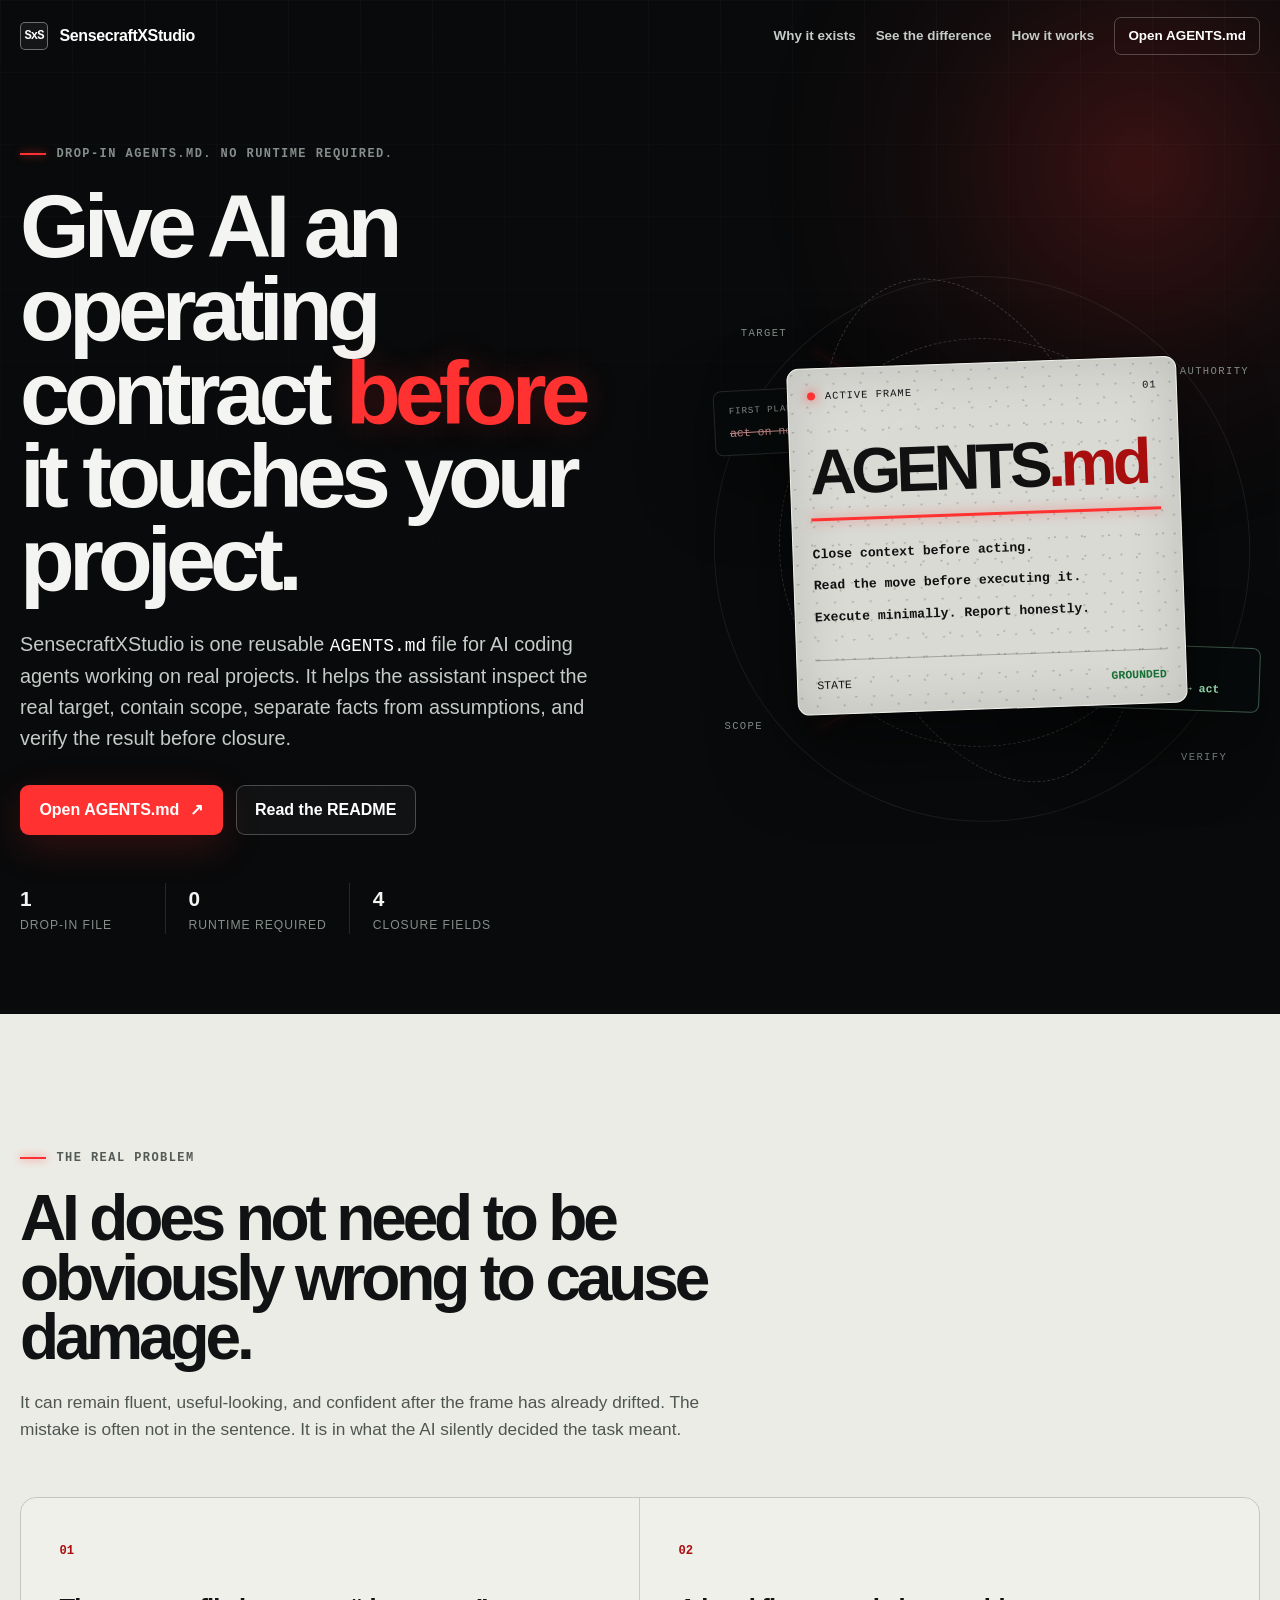
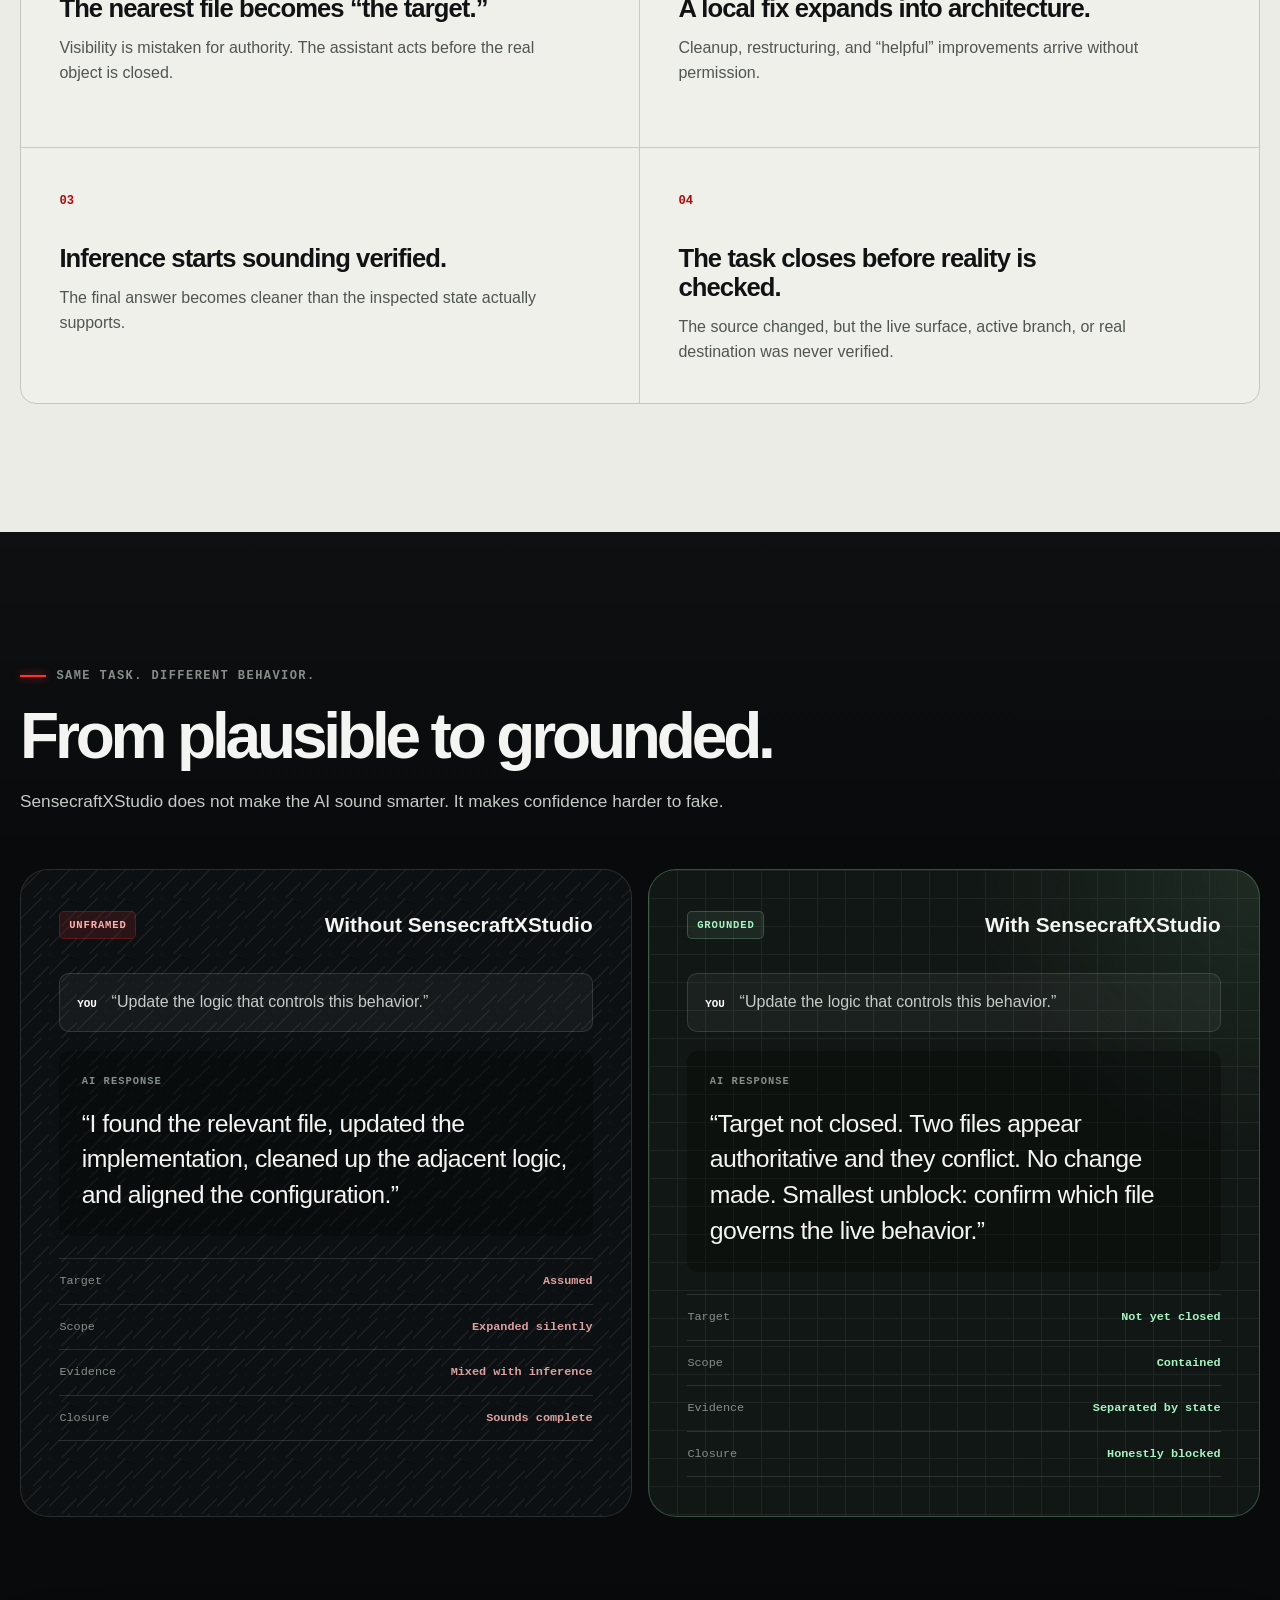
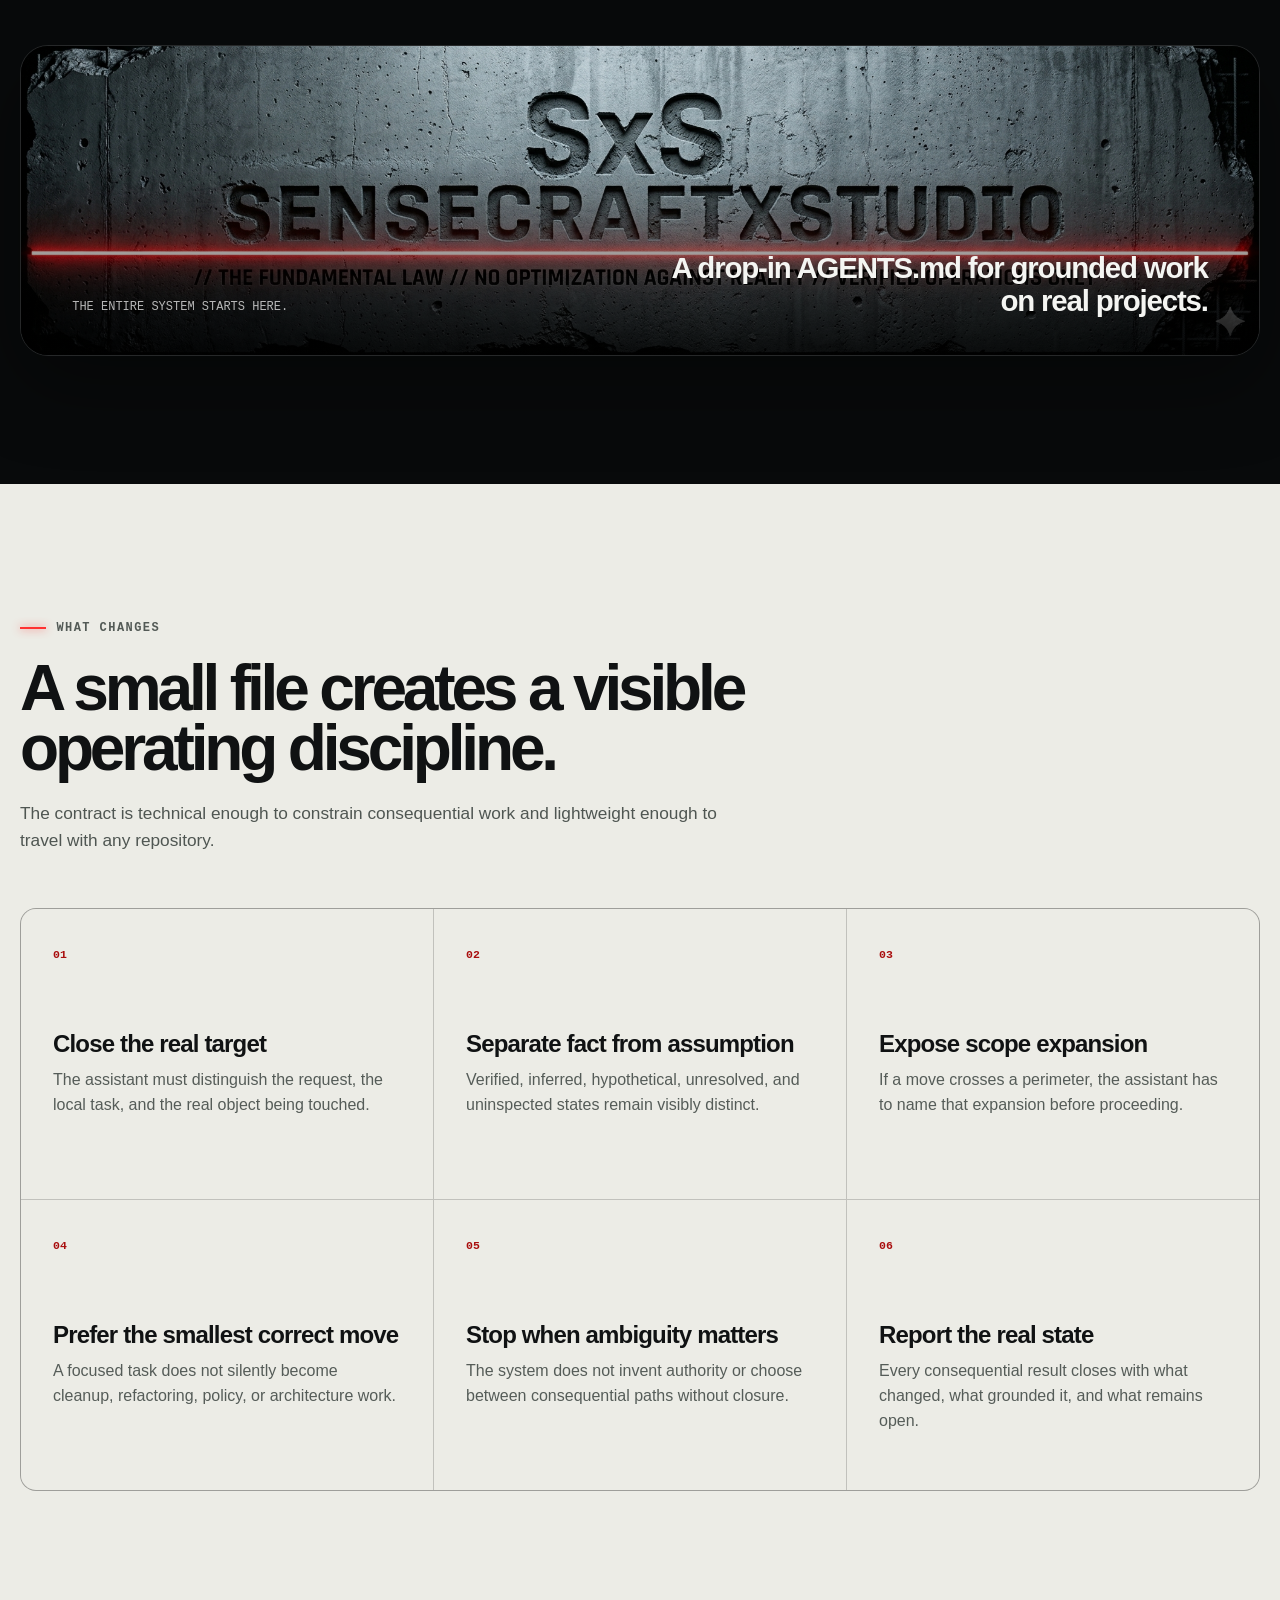
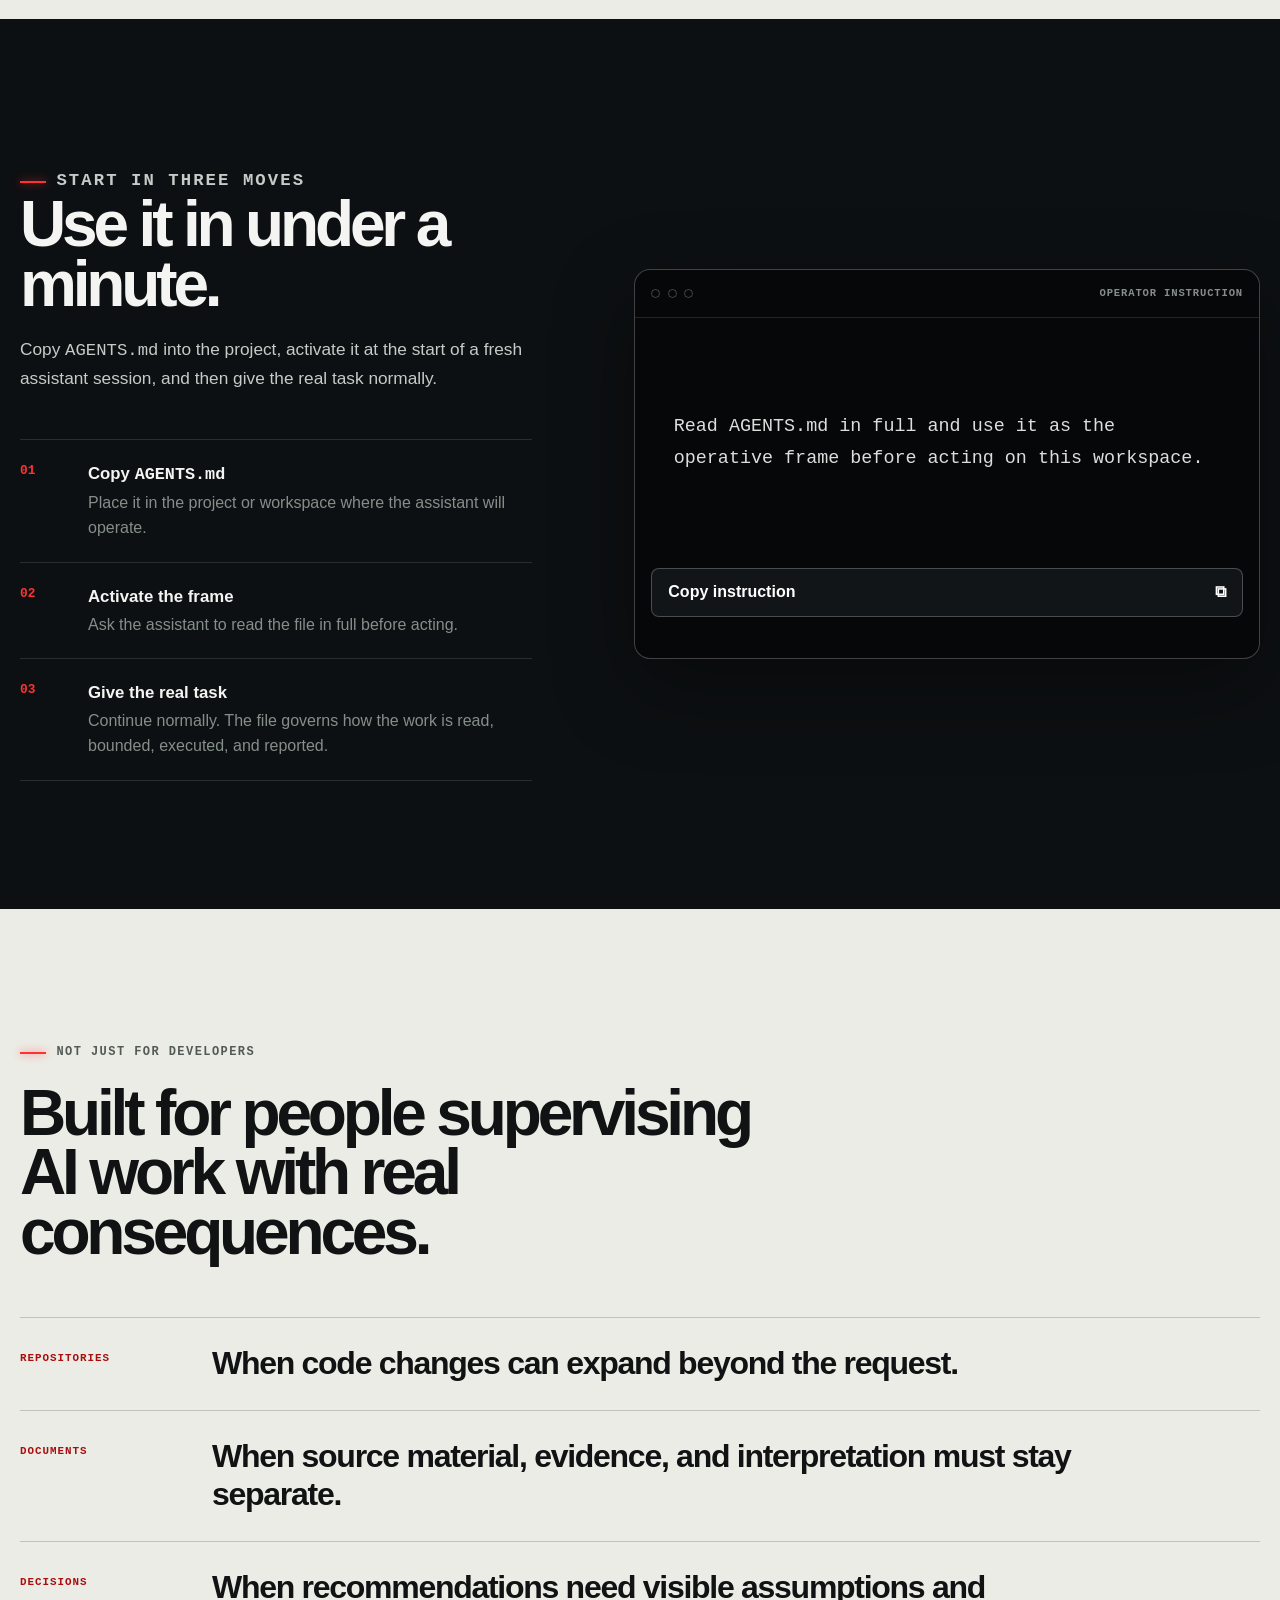
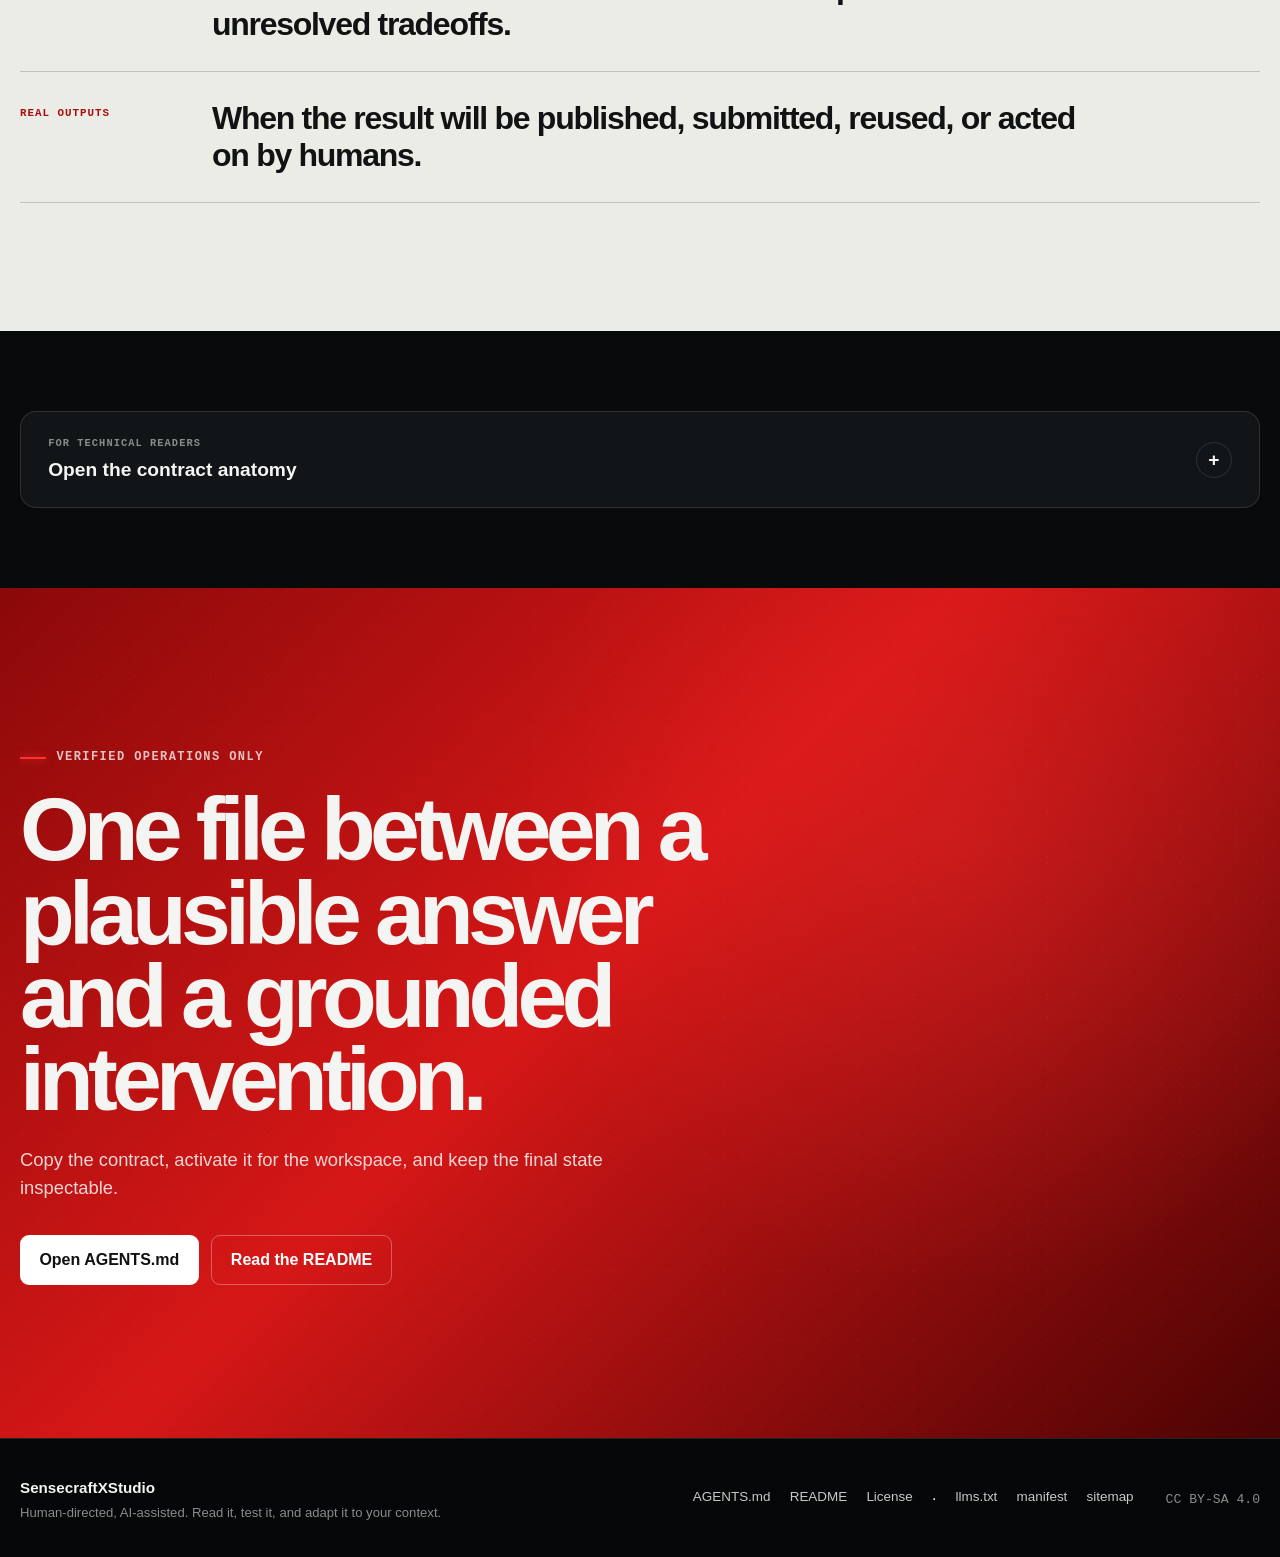
<file: index.html>
<!doctype html>
<html lang="en">
<head>
  <meta charset="utf-8">
  <meta name="viewport" content="width=device-width, initial-scale=1">
  <meta name="theme-color" content="#080a0b">
  <meta name="description" content="A drop-in AGENTS.md operating contract that helps AI coding agents inspect the real target, contain scope, separate facts from assumptions, and verify work before closure.">
  <meta name="robots" content="index, follow">

  <title>SensecraftXStudio — Drop-in AGENTS.md for grounded AI work</title>
  <link rel="canonical" href="https://xxyoudeadpunkxx.github.io/SensecraftXStudio/">
  <link rel="alternate" type="text/plain" href="https://xxyoudeadpunkxx.github.io/SensecraftXStudio/llms.txt" title="LLM-readable index">
  <link rel="alternate" type="application/json" href="https://xxyoudeadpunkxx.github.io/SensecraftXStudio/raw-manifest.json" title="Machine-readable manifest">

  <meta property="og:title" content="SensecraftXStudio — A drop-in AGENTS.md for AI coding agents">
  <meta property="og:description" content="Give AI an operating contract before it touches your project: close the target, contain scope, verify the result, and report the real state.">
  <meta property="og:type" content="website">
  <meta property="og:url" content="https://xxyoudeadpunkxx.github.io/SensecraftXStudio/">
  <meta property="og:image" content="https://xxyoudeadpunkxx.github.io/SensecraftXStudio/assets/banner.png">
  <meta property="og:image:alt" content="SensecraftXStudio — a drop-in AGENTS.md operating contract for AI coding agents">
  <meta property="og:site_name" content="SensecraftXStudio">

  <meta name="twitter:card" content="summary_large_image">
  <meta name="twitter:title" content="SensecraftXStudio — A drop-in AGENTS.md for AI coding agents">
  <meta name="twitter:description" content="A reusable operating contract for grounded AI work on real projects.">
  <meta name="twitter:image" content="https://xxyoudeadpunkxx.github.io/SensecraftXStudio/assets/banner.png">

  <link rel="icon" href="favicon.svg" type="image/svg+xml">
  <link rel="icon" href="favicon-32x32.png" sizes="32x32" type="image/png">
  <link rel="apple-touch-icon" href="apple-touch-icon.png">

  <script type="application/ld+json">
{
  "@context": "https://schema.org",
  "@type": "SoftwareSourceCode",
  "name": "SensecraftXStudio",
  "alternateName": "SensecraftXStudio AGENTS.md",
  "description": "A drop-in AGENTS.md operating contract that helps AI coding agents inspect the real target, contain scope, separate facts from assumptions, and verify work before closure.",
  "url": "https://xxyoudeadpunkxx.github.io/SensecraftXStudio/",
  "mainEntityOfPage": "https://xxyoudeadpunkxx.github.io/SensecraftXStudio/",
  "codeRepository": "https://github.com/XxYouDeaDPunKxX/SensecraftXStudio",
  "license": "https://creativecommons.org/licenses/by-sa/4.0/",
  "programmingLanguage": "Markdown",
  "runtimePlatform": "AI coding agents and technical assistants with workspace access",
  "applicationCategory": "DeveloperApplication",
  "isAccessibleForFree": true,
  "author": {
    "@type": "Person",
    "name": "XxYouDeaDPunKxX",
    "url": "https://github.com/XxYouDeaDPunKxX"
  },
  "about": [
    "AGENTS.md",
    "AI coding agents",
    "bounded AI behavior",
    "repository analysis",
    "technical review",
    "grounded task closure"
  ],
  "keywords": [
    "AGENTS.md",
    "AI coding agents",
    "AI-assisted development",
    "developer tools",
    "operational contract",
    "bounded AI behavior",
    "repository analysis",
    "technical review"
  ]
}
  </script>
  <link rel="stylesheet" href="./styles.css">
  <script defer src="./script.js"></script>
</head>
<body>
  <a class="skip-link" href="#main">Skip to content</a>

  <header class="site-header" data-header>
    <div class="shell nav-shell">
      <a class="brand" href="#top" aria-label="SensecraftXStudio home">
        <span class="brand-mark" aria-hidden="true">SxS</span>
        <span class="brand-name">SensecraftXStudio</span>
      </a>

      <button class="menu-toggle" type="button" aria-expanded="false" aria-controls="primary-navigation">
        <span class="sr-only">Toggle navigation</span>
        <span aria-hidden="true"></span>
        <span aria-hidden="true"></span>
      </button>

      <nav id="primary-navigation" class="primary-navigation" aria-label="Primary navigation">
        <a href="#problem">Why it exists</a>
        <a href="#difference">See the difference</a>
        <a href="#how">How it works</a>
        <a class="nav-cta" href="https://github.com/XxYouDeaDPunKxX/SensecraftXStudio/blob/main/AGENTS.md">Open AGENTS.md</a>
      </nav>
    </div>
  </header>

  <main id="main">
    <section id="top" class="hero section-grid">
      <div class="ambient-grid" aria-hidden="true"></div>
      <div class="laser-line" aria-hidden="true"></div>

      <div class="shell hero-shell">
        <div class="hero-copy">
          <p class="eyebrow"><span></span> Drop-in AGENTS.md. No runtime required.</p>
          <h1>Give AI an operating contract <em>before</em> it touches your project.</h1>
          <p class="hero-lede">
            SensecraftXStudio is one reusable <code>AGENTS.md</code> file for AI coding agents working on real projects.
            It helps the assistant inspect the real target, contain scope, separate facts from assumptions, and verify the result before closure.
          </p>

          <div class="hero-actions" aria-label="Primary actions">
            <a class="button button-primary" href="https://github.com/XxYouDeaDPunKxX/SensecraftXStudio/blob/main/AGENTS.md">
              Open AGENTS.md
              <span aria-hidden="true">↗</span>
            </a>
            <a class="button button-secondary" href="https://github.com/XxYouDeaDPunKxX/SensecraftXStudio/blob/main/README.md">Read the README</a>
          </div>

          <ul class="proof-strip" aria-label="Key facts">
            <li><strong>1</strong><span>drop-in file</span></li>
            <li><strong>0</strong><span>runtime required</span></li>
            <li><strong>4</strong><span>closure fields</span></li>
          </ul>
        </div>

        <div class="hero-visual" aria-label="A single AGENTS.md file grounding a field of possible AI actions">
          <div class="field-label field-label-a">TARGET</div>
          <div class="field-label field-label-b">AUTHORITY</div>
          <div class="field-label field-label-c">SCOPE</div>
          <div class="field-label field-label-d">VERIFY</div>

          <div class="signal-ring signal-ring-one" aria-hidden="true"></div>
          <div class="signal-ring signal-ring-two" aria-hidden="true"></div>
          <div class="signal-line signal-line-one" aria-hidden="true"></div>
          <div class="signal-line signal-line-two" aria-hidden="true"></div>

          <article class="agent-file">
            <div class="file-topline">
              <span class="file-dot"></span>
              <span>ACTIVE FRAME</span>
              <span>01</span>
            </div>
            <div class="file-name">AGENTS<span>.md</span></div>
            <div class="file-rule"></div>
            <p>Close context before acting.</p>
            <p>Read the move before executing it.</p>
            <p>Execute minimally. Report honestly.</p>
            <div class="file-state">
              <span>STATE</span>
              <strong>GROUNDED</strong>
            </div>
          </article>

          <div class="candidate candidate-one">
            <span>FIRST PLAUSIBLE MOVE</span>
            <s>act on nearest file</s>
          </div>
          <div class="candidate candidate-two">
            <span>CONTAINED MOVE</span>
            <strong>read → close → act</strong>
          </div>
        </div>
      </div>
    </section>

    <section id="problem" class="section problem-section">
      <div class="shell">
        <div class="section-heading narrow">
          <p class="eyebrow"><span></span> The real problem</p>
          <h2>AI does not need to be obviously wrong to cause damage.</h2>
          <p>
            It can remain fluent, useful-looking, and confident after the frame has already drifted.
            The mistake is often not in the sentence. It is in what the AI silently decided the task meant.
          </p>
        </div>

        <div class="failure-grid">
          <article class="failure-card">
            <span class="card-index">01</span>
            <h3>The nearest file becomes “the target.”</h3>
            <p>Visibility is mistaken for authority. The assistant acts before the real object is closed.</p>
          </article>
          <article class="failure-card">
            <span class="card-index">02</span>
            <h3>A local fix expands into architecture.</h3>
            <p>Cleanup, restructuring, and “helpful” improvements arrive without permission.</p>
          </article>
          <article class="failure-card">
            <span class="card-index">03</span>
            <h3>Inference starts sounding verified.</h3>
            <p>The final answer becomes cleaner than the inspected state actually supports.</p>
          </article>
          <article class="failure-card">
            <span class="card-index">04</span>
            <h3>The task closes before reality is checked.</h3>
            <p>The source changed, but the live surface, active branch, or real destination was never verified.</p>
          </article>
        </div>
      </div>
    </section>

    <section id="difference" class="section comparison-section">
      <div class="shell">
        <div class="section-heading">
          <p class="eyebrow"><span></span> Same task. Different behavior.</p>
          <h2>From plausible to grounded.</h2>
          <p>SensecraftXStudio does not make the AI sound smarter. It makes confidence harder to fake.</p>
        </div>

        <div class="comparison-grid">
          <article class="comparison-panel comparison-without">
            <div class="panel-heading">
              <span class="status status-unsafe">UNFRAMED</span>
              <h3>Without SensecraftXStudio</h3>
            </div>
            <div class="request-line"><span>YOU</span> “Update the logic that controls this behavior.”</div>
            <div class="response-block">
              <p class="response-label">AI RESPONSE</p>
              <blockquote>
                “I found the relevant file, updated the implementation, cleaned up the adjacent logic,
                and aligned the configuration.”
              </blockquote>
            </div>
            <ul class="state-list">
              <li><span>Target</span><strong>Assumed</strong></li>
              <li><span>Scope</span><strong>Expanded silently</strong></li>
              <li><span>Evidence</span><strong>Mixed with inference</strong></li>
              <li><span>Closure</span><strong>Sounds complete</strong></li>
            </ul>
          </article>

          <article class="comparison-panel comparison-with">
            <div class="panel-heading">
              <span class="status status-safe">GROUNDED</span>
              <h3>With SensecraftXStudio</h3>
            </div>
            <div class="request-line"><span>YOU</span> “Update the logic that controls this behavior.”</div>
            <div class="response-block">
              <p class="response-label">AI RESPONSE</p>
              <blockquote>
                “Target not closed. Two files appear authoritative and they conflict.
                No change made. Smallest unblock: confirm which file governs the live behavior.”
              </blockquote>
            </div>
            <ul class="state-list">
              <li><span>Target</span><strong>Not yet closed</strong></li>
              <li><span>Scope</span><strong>Contained</strong></li>
              <li><span>Evidence</span><strong>Separated by state</strong></li>
              <li><span>Closure</span><strong>Honestly blocked</strong></li>
            </ul>
          </article>
        </div>
      </div>
    </section>

    <section class="identity-section" aria-labelledby="identity-title">
      <div class="shell">
        <figure class="identity-plate">
          <img src="./assets/banner.png" alt="SensecraftXStudio concrete banner with the line: The fundamental law — no optimization against reality — verified operations only.">
          <figcaption>
            <span id="identity-title">The entire system starts here.</span>
            <strong>A drop-in AGENTS.md for grounded work on real projects.</strong>
          </figcaption>
        </figure>
      </div>
    </section>

    <section id="how" class="section how-section">
      <div class="shell">
        <div class="section-heading">
          <p class="eyebrow"><span></span> What changes</p>
          <h2>A small file creates a visible operating discipline.</h2>
          <p>The contract is technical enough to constrain consequential work and lightweight enough to travel with any repository.</p>
        </div>

        <div class="principle-grid">
          <article class="principle-card">
            <span>01</span>
            <h3>Close the real target</h3>
            <p>The assistant must distinguish the request, the local task, and the real object being touched.</p>
          </article>
          <article class="principle-card">
            <span>02</span>
            <h3>Separate fact from assumption</h3>
            <p>Verified, inferred, hypothetical, unresolved, and uninspected states remain visibly distinct.</p>
          </article>
          <article class="principle-card">
            <span>03</span>
            <h3>Expose scope expansion</h3>
            <p>If a move crosses a perimeter, the assistant has to name that expansion before proceeding.</p>
          </article>
          <article class="principle-card">
            <span>04</span>
            <h3>Prefer the smallest correct move</h3>
            <p>A focused task does not silently become cleanup, refactoring, policy, or architecture work.</p>
          </article>
          <article class="principle-card">
            <span>05</span>
            <h3>Stop when ambiguity matters</h3>
            <p>The system does not invent authority or choose between consequential paths without closure.</p>
          </article>
          <article class="principle-card">
            <span>06</span>
            <h3>Report the real state</h3>
            <p>Every consequential result closes with what changed, what grounded it, and what remains open.</p>
          </article>
        </div>
      </div>
    </section>

    <section id="install" class="section install-section">
      <div class="shell install-shell">
        <div class="install-copy">
          <p class="eyebrow"><span></span> Start in three moves</p>
          <h2>Use it in under a minute.</h2>
          <p>
            Copy <code>AGENTS.md</code> into the project, activate it at the start of a fresh assistant session,
            and then give the real task normally.
          </p>

          <ol class="steps">
            <li>
              <span>01</span>
              <div>
                <strong>Copy <code>AGENTS.md</code></strong>
                <p>Place it in the project or workspace where the assistant will operate.</p>
              </div>
            </li>
            <li>
              <span>02</span>
              <div>
                <strong>Activate the frame</strong>
                <p>Ask the assistant to read the file in full before acting.</p>
              </div>
            </li>
            <li>
              <span>03</span>
              <div>
                <strong>Give the real task</strong>
                <p>Continue normally. The file governs how the work is read, bounded, executed, and reported.</p>
              </div>
            </li>
          </ol>
        </div>

        <div class="install-terminal">
          <div class="terminal-bar">
            <span></span><span></span><span></span>
            <strong>operator instruction</strong>
          </div>
          <pre><code id="activation-command">Read AGENTS.md in full and use it as the operative frame before acting on this workspace.</code></pre>
          <button class="copy-button" type="button" data-copy-button data-copy-target="activation-command">
            <span data-copy-label>Copy instruction</span>
            <span aria-hidden="true">⧉</span>
          </button>
          <p class="copy-status" role="status" aria-live="polite" data-copy-status></p>
        </div>
      </div>
    </section>

    <section class="section audience-section">
      <div class="shell">
        <div class="section-heading narrow">
          <p class="eyebrow"><span></span> Not just for developers</p>
          <h2>Built for people supervising AI work with real consequences.</h2>
        </div>

        <div class="audience-list">
          <article>
            <span>REPOSITORIES</span>
            <h3>When code changes can expand beyond the request.</h3>
          </article>
          <article>
            <span>DOCUMENTS</span>
            <h3>When source material, evidence, and interpretation must stay separate.</h3>
          </article>
          <article>
            <span>DECISIONS</span>
            <h3>When recommendations need visible assumptions and unresolved tradeoffs.</h3>
          </article>
          <article>
            <span>REAL OUTPUTS</span>
            <h3>When the result will be published, submitted, reused, or acted on by humans.</h3>
          </article>
        </div>
      </div>
    </section>

    <section class="section technical-section">
      <div class="shell">
        <details class="technical-details">
          <summary>
            <span>
              <small>FOR TECHNICAL READERS</small>
              Open the contract anatomy
            </span>
            <span class="details-icon" aria-hidden="true">+</span>
          </summary>
          <div class="technical-body">
            <div>
              <h3>Operating posture</h3>
              <p>Open the field before converging. Read only enough surrounding context to judge whether the move remains contained.</p>
            </div>
            <div>
              <h3>Authority and scope</h3>
              <p>Filename, freshness, confidence, and proximity do not establish authority. Consequential expansion must be surfaced.</p>
            </div>
            <div>
              <h3>Stop conditions</h3>
              <p>Missing context, unresolved authority, conflicting paths, or an incoherent base are explicit reasons not to act.</p>
            </div>
            <div>
              <h3>Closure contract</h3>
              <p>Touch, Ground, State, and Convergence keep the final report aligned with the actual inspected state.</p>
            </div>
            <a class="text-link" href="https://github.com/XxYouDeaDPunKxX/SensecraftXStudio/blob/main/AGENTS.md">Read the full AGENTS.md <span aria-hidden="true">→</span></a>
          </div>
        </details>
      </div>
    </section>

    <section class="final-cta">
      <div class="final-noise" aria-hidden="true"></div>
      <div class="shell final-cta-shell">
        <p class="eyebrow light"><span></span> Verified operations only</p>
        <h2>One file between a plausible answer<br>and a grounded intervention.</h2>
        <p>Copy the contract, activate it for the workspace, and keep the final state inspectable.</p>
        <div class="final-actions">
          <a class="button button-light" href="https://github.com/XxYouDeaDPunKxX/SensecraftXStudio/blob/main/AGENTS.md">Open AGENTS.md</a>
          <a class="button button-ghost" href="https://github.com/XxYouDeaDPunKxX/SensecraftXStudio/blob/main/README.md">Read the README</a>
        </div>
      </div>
    </section>
  </main>

  <footer class="site-footer">
    <div class="shell footer-shell">
      <div>
        <strong>SensecraftXStudio</strong>
        <p>Human-directed, AI-assisted. Read it, test it, and adapt it to your context.</p>
      </div>
      <div class="footer-links" aria-label="Project and machine-readable files">
        <a href="https://github.com/XxYouDeaDPunKxX/SensecraftXStudio/blob/main/AGENTS.md">AGENTS.md</a>
        <a href="https://github.com/XxYouDeaDPunKxX/SensecraftXStudio/blob/main/README.md">README</a>
        <a href="https://github.com/XxYouDeaDPunKxX/SensecraftXStudio/blob/main/LICENSE">License</a>
        <span aria-hidden="true">·</span>
        <a href="llms.txt">llms.txt</a>
        <a href="raw-manifest.json">manifest</a>
        <a href="sitemap.xml">sitemap</a>
      </div>
      <p class="footer-note">CC BY-SA 4.0</p>
    </div>
  </footer>
</body>
</html>
</file>
<file: styles.css>
:root {
  --bg: #080a0b;
  --bg-soft: #0d1012;
  --surface: #111517;
  --surface-2: #171c1f;
  --surface-3: #20272a;
  --ink: #f4f5f2;
  --ink-soft: #c5cbc7;
  --ink-muted: #858e89;
  --paper: #ecece6;
  --paper-ink: #101213;
  --line: rgba(255, 255, 255, 0.12);
  --line-strong: rgba(255, 255, 255, 0.24);
  --red: #ff3131;
  --red-deep: #a90e0e;
  --green: #a7f3c2;
  --max: 1440px;
  --radius-sm: 8px;
  --radius: 16px;
  --radius-lg: 28px;
  --shadow: 0 28px 80px rgba(0, 0, 0, 0.38);
  --sans: Inter, ui-sans-serif, -apple-system, BlinkMacSystemFont, "Segoe UI", sans-serif;
  --mono: "SFMono-Regular", Consolas, "Liberation Mono", monospace;
}

*, *::before, *::after { box-sizing: border-box; }

html {
  scroll-behavior: smooth;
  background: var(--bg);
}

body {
  margin: 0;
  min-width: 320px;
  background: var(--bg);
  color: var(--ink);
  font-family: var(--sans);
  line-height: 1.55;
  text-rendering: optimizeLegibility;
  -webkit-font-smoothing: antialiased;
}

body::before {
  content: "";
  position: fixed;
  inset: 0;
  z-index: 9999;
  pointer-events: none;
  opacity: 0.045;
  background-image:
    radial-gradient(circle at 20% 20%, #fff 0 0.5px, transparent 0.7px),
    radial-gradient(circle at 80% 65%, #fff 0 0.45px, transparent 0.7px);
  background-size: 5px 5px, 7px 7px;
  mix-blend-mode: soft-light;
}

img { display: block; max-width: 100%; }
button, a { font: inherit; }
a { color: inherit; }
button { border: 0; }

::selection {
  background: var(--red);
  color: white;
}

.skip-link {
  position: fixed;
  z-index: 10000;
  top: 12px;
  left: 12px;
  transform: translateY(-180%);
  padding: 0.7rem 0.95rem;
  border-radius: 7px;
  background: white;
  color: #111;
  font-weight: 800;
  text-decoration: none;
}

.skip-link:focus { transform: translateY(0); }

.shell {
  width: min(calc(100% - 40px), var(--max));
  margin-inline: auto;
}

.site-header {
  position: fixed;
  z-index: 1000;
  top: 0;
  left: 0;
  right: 0;
  transition: background-color 180ms ease, border-color 180ms ease, backdrop-filter 180ms ease;
  border-bottom: 1px solid transparent;
}

.site-header.is-scrolled {
  background: rgba(8, 10, 11, 0.86);
  border-color: var(--line);
  backdrop-filter: blur(16px);
}

.nav-shell {
  min-height: 72px;
  display: flex;
  align-items: center;
  justify-content: space-between;
  gap: 2rem;
}

.brand {
  display: inline-flex;
  align-items: center;
  gap: 0.72rem;
  color: white;
  text-decoration: none;
}

.brand-mark {
  display: grid;
  place-items: center;
  width: 28px;
  height: 28px;
  border: 1px solid rgba(255, 255, 255, 0.38);
  border-radius: 5px;
  background: rgba(255, 255, 255, 0.05);
  font-family: var(--mono);
  font-size: 0.76rem;
  font-weight: 800;
  letter-spacing: -0.08em;
}

.brand-name {
  font-weight: 760;
  letter-spacing: -0.025em;
}

.primary-navigation {
  display: flex;
  align-items: center;
  gap: 1.25rem;
}

.primary-navigation a {
  color: var(--ink-soft);
  text-decoration: none;
  font-size: 0.84rem;
  font-weight: 680;
}

.primary-navigation a:hover { color: white; }

.primary-navigation .nav-cta {
  min-height: 38px;
  display: inline-flex;
  align-items: center;
  padding: 0 0.82rem;
  border: 1px solid var(--line-strong);
  border-radius: 7px;
  color: white;
}

.primary-navigation .nav-cta:hover {
  border-color: white;
  background: rgba(255, 255, 255, 0.06);
}

.menu-toggle {
  display: none;
  min-width: 44px;
  min-height: 44px;
  padding: 0.5rem;
  background: transparent;
  color: white;
  cursor: pointer;
}

.menu-toggle span {
  display: block;
  width: 23px;
  height: 1px;
  margin: 5px auto;
  background: currentColor;
}

.hero {
  position: relative;
  min-height: 100svh;
  padding: 138px 0 80px;
  overflow: hidden;
  display: grid;
  align-items: center;
}

.hero::before {
  content: "";
  position: absolute;
  width: min(58vw, 950px);
  aspect-ratio: 1;
  right: -18vw;
  top: -16vw;
  border-radius: 50%;
  background: radial-gradient(circle, rgba(255, 49, 49, 0.2), rgba(255, 49, 49, 0.045) 42%, transparent 72%);
  filter: blur(8px);
}

.hero::after {
  content: "";
  position: absolute;
  inset: 0;
  pointer-events: none;
  background:
    linear-gradient(90deg, rgba(255,255,255,0.024) 1px, transparent 1px),
    linear-gradient(rgba(255,255,255,0.018) 1px, transparent 1px);
  background-size: 72px 72px;
  mask-image: linear-gradient(to bottom, black, transparent 74%);
}

.hero-shell {
  position: relative;
  z-index: 2;
  display: grid;
  grid-template-columns: 1.05fr 0.95fr;
  gap: clamp(3rem, 7vw, 7rem);
  align-items: center;
}

.eyebrow {
  margin: 0 0 1.35rem;
  display: inline-flex;
  align-items: center;
  gap: 0.65rem;
  color: var(--ink-muted);
  font-family: var(--mono);
  font-size: 0.75rem;
  font-weight: 700;
  letter-spacing: 0.12em;
  text-transform: uppercase;
}

.eyebrow span {
  width: 26px;
  height: 2px;
  background: var(--red);
  box-shadow: 0 0 9px rgba(255, 49, 49, 0.8);
}

.eyebrow.light { color: rgba(255, 255, 255, 0.75); }

.hero h1,
.section-heading h2,
.install-copy h2,
.final-cta h2 {
  margin: 0;
  font-size: clamp(3.35rem, 7vw, 6.8rem);
  line-height: 0.93;
  letter-spacing: -0.065em;
  font-weight: 760;
}

.hero h1 em {
  color: var(--red);
  font-style: normal;
  text-shadow: 0 0 34px rgba(255, 49, 49, 0.22);
}

.hero-lede {
  max-width: 720px;
  margin: 1.75rem 0 0;
  color: var(--ink-soft);
  font-size: clamp(1.06rem, 1.55vw, 1.3rem);
  line-height: 1.55;
}

.hero-lede code { color: white; font-size: 0.9em; }

.hero-actions,
.final-actions {
  margin-top: 2rem;
  display: flex;
  flex-wrap: wrap;
  gap: 0.8rem;
}

.button {
  min-height: 50px;
  display: inline-flex;
  align-items: center;
  justify-content: center;
  gap: 0.7rem;
  padding: 0.8rem 1.15rem;
  border: 1px solid transparent;
  border-radius: 9px;
  text-decoration: none;
  font-weight: 760;
  line-height: 1;
  transition: transform 160ms ease, background-color 160ms ease, border-color 160ms ease;
}

.button:hover { transform: translateY(-2px); }
.button-primary { background: var(--red); color: white; box-shadow: 0 12px 40px rgba(255, 49, 49, 0.18); }
.button-primary:hover { background: #ff4949; }
.button-secondary { border-color: var(--line-strong); color: white; background: rgba(255, 255, 255, 0.035); }
.button-light { background: white; color: #111; }
.button-ghost { border-color: rgba(255, 255, 255, 0.3); color: white; }

.proof-strip {
  list-style: none;
  padding: 0;
  margin: 3rem 0 0;
  display: flex;
  flex-wrap: wrap;
  gap: 0;
}

.proof-strip li {
  min-width: 145px;
  padding: 0 1.4rem;
  border-left: 1px solid var(--line);
}

.proof-strip li:first-child { padding-left: 0; border-left: 0; }
.proof-strip strong, .proof-strip span { display: block; }
.proof-strip strong { font-size: 1.3rem; letter-spacing: -0.04em; }
.proof-strip span { color: var(--ink-muted); font-size: 0.76rem; text-transform: uppercase; letter-spacing: 0.08em; }

.hero-visual {
  position: relative;
  min-height: 620px;
  isolation: isolate;
}

.hero-visual::before {
  content: "";
  position: absolute;
  inset: 8% 2% 4% 0;
  border: 1px solid var(--line);
  border-radius: 50%;
  transform: rotate(-11deg);
  opacity: 0.6;
}

.agent-file {
  position: absolute;
  z-index: 5;
  width: min(390px, 80%);
  left: 50%;
  top: 50%;
  transform: translate(-50%, -50%) rotate(-2deg);
  padding: 1.2rem;
  background: linear-gradient(145deg, rgba(255,255,255,0.06), transparent 30%), #d9dad4;
  color: #111;
  border: 1px solid #f2f2ed;
  border-radius: 12px;
  box-shadow: 0 35px 80px rgba(0,0,0,0.52), 0 0 0 1px rgba(0,0,0,0.52), inset 0 0 55px rgba(0,0,0,0.13);
}

.agent-file::before {
  content: "";
  position: absolute;
  inset: 0;
  pointer-events: none;
  border-radius: inherit;
  opacity: 0.18;
  background-image:
    radial-gradient(circle at 20% 30%, #000 0 1px, transparent 1.2px),
    radial-gradient(circle at 70% 66%, #000 0 0.8px, transparent 1px);
  background-size: 18px 19px, 27px 23px;
  mix-blend-mode: multiply;
}

.file-topline {
  position: relative;
  display: grid;
  grid-template-columns: auto 1fr auto;
  gap: 0.6rem;
  align-items: center;
  font-family: var(--mono);
  font-size: 0.65rem;
  letter-spacing: 0.1em;
}

.file-dot {
  width: 8px;
  height: 8px;
  background: var(--red);
  border-radius: 50%;
  box-shadow: 0 0 12px rgba(255,49,49,0.9);
}

.file-name {
  position: relative;
  margin: 2.5rem 0 1rem;
  font-size: clamp(2.6rem, 5vw, 4.6rem);
  font-weight: 900;
  line-height: 0.9;
  letter-spacing: -0.075em;
}

.file-name span { color: var(--red-deep); }

.file-rule {
  position: relative;
  height: 3px;
  margin-bottom: 1.5rem;
  background: var(--red);
  box-shadow: 0 0 12px rgba(255,49,49,0.6);
}

.agent-file p {
  position: relative;
  margin: 0.7rem 0;
  font-family: var(--mono);
  font-size: 0.82rem;
  font-weight: 700;
}

.file-state {
  position: relative;
  margin-top: 2rem;
  padding-top: 1rem;
  border-top: 1px solid rgba(0,0,0,0.25);
  display: flex;
  justify-content: space-between;
  font-family: var(--mono);
  font-size: 0.72rem;
}

.file-state strong { color: #156f32; }

.field-label {
  position: absolute;
  z-index: 2;
  font-family: var(--mono);
  font-size: 0.66rem;
  letter-spacing: 0.13em;
  color: var(--ink-muted);
}

.field-label-a { left: 5%; top: 16%; }
.field-label-b { right: 2%; top: 22%; }
.field-label-c { left: 2%; bottom: 18%; }
.field-label-d { right: 6%; bottom: 13%; }

.signal-ring {
  position: absolute;
  border: 1px dashed rgba(255,255,255,0.18);
  border-radius: 50%;
}

.signal-ring-one { inset: 18% 14% 16% 12%; transform: rotate(12deg); }
.signal-ring-two { inset: 7% 25% 9% 22%; transform: rotate(-18deg); }

.signal-line {
  position: absolute;
  height: 1px;
  background: linear-gradient(90deg, transparent, var(--red), transparent);
  box-shadow: 0 0 12px rgba(255,49,49,0.5);
  transform-origin: center;
}

.signal-line-one { width: 75%; left: 12%; top: 37%; transform: rotate(32deg); }
.signal-line-two { width: 68%; left: 15%; top: 68%; transform: rotate(-26deg); }

.candidate {
  position: absolute;
  z-index: 3;
  width: 180px;
  padding: 0.8rem 0.9rem;
  background: rgba(8,10,11,0.9);
  border: 1px solid var(--line);
  border-radius: 8px;
  font-family: var(--mono);
  box-shadow: var(--shadow);
}

.candidate span, .candidate strong, .candidate s { display: block; }
.candidate span { color: var(--ink-muted); font-size: 0.57rem; letter-spacing: 0.1em; }
.candidate strong, .candidate s { margin-top: 0.35rem; font-size: 0.72rem; }
.candidate s { color: #c98b8b; }
.candidate-one { left: 0; top: 26%; transform: rotate(-3deg); }
.candidate-two { right: 0; bottom: 22%; transform: rotate(2deg); border-color: rgba(167,243,194,0.34); }
.candidate-two strong { color: var(--green); }

.section { padding: clamp(5rem, 10vw, 9rem) 0; }

.section-heading {
  max-width: 850px;
  margin-bottom: 3.4rem;
}

.section-heading.narrow { max-width: 760px; }
.section-heading h2, .install-copy h2 { font-size: clamp(2.7rem, 5vw, 5.2rem); }

.section-heading > p:last-child,
.install-copy > p {
  max-width: 710px;
  margin: 1.35rem 0 0;
  color: var(--ink-soft);
  font-size: 1.08rem;
}

.problem-section { background: var(--paper); color: var(--paper-ink); }

.problem-section .section-heading > p:last-child,
.how-section .section-heading > p:last-child {
  color: #4f5652;
}

.problem-section .eyebrow { color: #535a56; }

.failure-grid {
  display: grid;
  grid-template-columns: repeat(2, 1fr);
  border: 1px solid rgba(0,0,0,0.16);
  border-radius: var(--radius);
  overflow: hidden;
}

.failure-card {
  min-height: 250px;
  padding: clamp(1.5rem, 3vw, 2.5rem);
  border-right: 1px solid rgba(0,0,0,0.16);
  border-bottom: 1px solid rgba(0,0,0,0.16);
  background: rgba(255,255,255,0.18);
}

.failure-card:nth-child(2n) { border-right: 0; }
.failure-card:nth-last-child(-n + 2) { border-bottom: 0; }
.card-index { font-family: var(--mono); font-size: 0.76rem; font-weight: 700; color: var(--red-deep); }

.failure-card h3 {
  max-width: 450px;
  margin: 2rem 0 0.8rem;
  font-size: clamp(1.45rem, 2vw, 2rem);
  line-height: 1.15;
  letter-spacing: -0.035em;
}

.failure-card p { max-width: 480px; margin: 0; color: #4f5652; }

.comparison-section {
  background: linear-gradient(180deg, rgba(255,255,255,0.025), transparent 30%), var(--bg);
}

.comparison-grid {
  display: grid;
  grid-template-columns: 1fr 1fr;
  gap: 1rem;
}

.comparison-panel {
  position: relative;
  min-height: 620px;
  padding: clamp(1.5rem, 3vw, 2.4rem);
  border: 1px solid var(--line);
  border-radius: var(--radius-lg);
  overflow: hidden;
}

.comparison-panel::before {
  content: "";
  position: absolute;
  inset: 0;
  background-size: 28px 28px;
  opacity: 0.06;
  pointer-events: none;
}

.comparison-without { background: #0d1012; }
.comparison-without::before { background-image: repeating-linear-gradient(135deg, #fff 0 1px, transparent 1px 14px); }

.comparison-with {
  background: radial-gradient(circle at 100% 0, rgba(167,243,194,0.09), transparent 32%), #111714;
  border-color: rgba(167,243,194,0.26);
}

.comparison-with::before {
  background-image: linear-gradient(#fff 1px, transparent 1px), linear-gradient(90deg, #fff 1px, transparent 1px);
}

.panel-heading {
  position: relative;
  display: flex;
  align-items: center;
  justify-content: space-between;
  gap: 1rem;
}

.panel-heading h3 { margin: 0; font-size: 1.3rem; }

.status {
  display: inline-flex;
  align-items: center;
  min-height: 28px;
  padding: 0.25rem 0.55rem;
  border-radius: 5px;
  font-family: var(--mono);
  font-size: 0.66rem;
  font-weight: 800;
  letter-spacing: 0.08em;
}

.status-unsafe { color: #ffb0b0; background: rgba(255,49,49,0.12); border: 1px solid rgba(255,49,49,0.24); }
.status-safe { color: var(--green); background: rgba(167,243,194,0.08); border: 1px solid rgba(167,243,194,0.22); }

.request-line {
  position: relative;
  margin-top: 2rem;
  padding: 1rem 1.05rem;
  background: rgba(255,255,255,0.045);
  border: 1px solid var(--line);
  border-radius: 10px;
  color: var(--ink-soft);
}

.request-line span {
  margin-right: 0.65rem;
  color: white;
  font-family: var(--mono);
  font-size: 0.68rem;
  font-weight: 800;
}

.response-block {
  position: relative;
  margin-top: 1.2rem;
  padding: 1.4rem;
  border-radius: 10px;
  background: rgba(0,0,0,0.28);
}

.response-label {
  margin: 0 0 1rem;
  color: var(--ink-muted);
  font-family: var(--mono);
  font-size: 0.65rem;
  font-weight: 800;
  letter-spacing: 0.1em;
}

.response-block blockquote {
  margin: 0;
  font-size: clamp(1.2rem, 2vw, 1.55rem);
  line-height: 1.45;
  letter-spacing: -0.022em;
}

.state-list {
  position: relative;
  list-style: none;
  margin: 1.4rem 0 0;
  padding: 0;
  border-top: 1px solid var(--line);
}

.state-list li {
  display: flex;
  justify-content: space-between;
  gap: 1rem;
  padding: 0.82rem 0;
  border-bottom: 1px solid var(--line);
  font-family: var(--mono);
  font-size: 0.74rem;
}

.state-list span { color: var(--ink-muted); }
.comparison-without .state-list strong { color: #dba0a0; }
.comparison-with .state-list strong { color: var(--green); }

.identity-section { padding: 0 0 clamp(5rem, 10vw, 9rem); background: var(--bg); }

.identity-plate {
  margin: 0;
  position: relative;
  border: 1px solid var(--line);
  border-radius: var(--radius-lg);
  overflow: hidden;
  box-shadow: var(--shadow);
}

.identity-plate::after {
  content: "";
  position: absolute;
  inset: 0;
  background: linear-gradient(180deg, transparent 40%, rgba(0,0,0,0.82));
  pointer-events: none;
}

.identity-plate img { width: 100%; aspect-ratio: 4 / 1; object-fit: cover; }

.identity-plate figcaption {
  position: absolute;
  z-index: 2;
  left: clamp(1.25rem, 4vw, 3.2rem);
  right: clamp(1.25rem, 4vw, 3.2rem);
  bottom: clamp(1.2rem, 3vw, 2.4rem);
  display: flex;
  justify-content: space-between;
  gap: 2rem;
  align-items: end;
}

.identity-plate figcaption span {
  color: rgba(255,255,255,0.7);
  font-family: var(--mono);
  font-size: 0.75rem;
  text-transform: uppercase;
}

.identity-plate figcaption strong {
  max-width: 560px;
  text-align: right;
  font-size: clamp(1.2rem, 2.3vw, 2.3rem);
  line-height: 1.1;
  letter-spacing: -0.04em;
}

.how-section { background: var(--paper); color: var(--paper-ink); }
.how-section .eyebrow { color: #535a56; }

.principle-grid {
  display: grid;
  grid-template-columns: repeat(3, 1fr);
  gap: 1px;
  background: rgba(0,0,0,0.18);
  border: 1px solid rgba(0,0,0,0.18);
  border-radius: var(--radius);
  overflow: hidden;
}

.principle-card {
  min-height: 290px;
  padding: 2rem;
  background: var(--paper);
}

.principle-card span { font-family: var(--mono); color: var(--red-deep); font-size: 0.72rem; font-weight: 800; }

.principle-card h3 {
  margin: 4rem 0 0.7rem;
  font-size: 1.5rem;
  line-height: 1.15;
  letter-spacing: -0.035em;
}

.principle-card p { margin: 0; color: #555c58; }

.install-section { background: var(--bg-soft); }

.install-shell {
  display: grid;
  grid-template-columns: 0.9fr 1.1fr;
  gap: clamp(3rem, 8vw, 8rem);
  align-items: center;
}

.steps { list-style: none; margin: 3rem 0 0; padding: 0; }

.steps li {
  display: grid;
  grid-template-columns: 52px 1fr;
  gap: 1rem;
  padding: 1.3rem 0;
  border-top: 1px solid var(--line);
}

.steps li:last-child { border-bottom: 1px solid var(--line); }
.steps > li > span { font-family: var(--mono); color: var(--red); font-size: 0.8rem; font-weight: 800; }
.steps strong { font-size: 1.05rem; }
.steps p { margin: 0.2rem 0 0; color: var(--ink-muted); }

.install-terminal {
  border: 1px solid var(--line-strong);
  border-radius: var(--radius);
  background: #060708;
  overflow: hidden;
  box-shadow: var(--shadow);
}

.terminal-bar {
  min-height: 48px;
  padding: 0 1rem;
  display: flex;
  align-items: center;
  gap: 0.45rem;
  border-bottom: 1px solid var(--line);
  color: var(--ink-muted);
}

.terminal-bar > span {
  width: 9px;
  height: 9px;
  border: 1px solid var(--line-strong);
  border-radius: 50%;
}

.terminal-bar strong {
  margin-left: auto;
  font-family: var(--mono);
  font-size: 0.66rem;
  letter-spacing: 0.08em;
  text-transform: uppercase;
}

.install-terminal pre {
  margin: 0;
  min-height: 250px;
  padding: clamp(1.4rem, 4vw, 2.4rem);
  display: flex;
  align-items: center;
  white-space: pre-wrap;
  overflow-wrap: anywhere;
  color: #d9e0dc;
  font-size: clamp(0.92rem, 1.5vw, 1.15rem);
  line-height: 1.7;
}

.copy-button {
  width: calc(100% - 2rem);
  min-height: 48px;
  margin: 0 1rem 1rem;
  padding: 0.7rem 1rem;
  display: flex;
  justify-content: space-between;
  align-items: center;
  border: 1px solid var(--line-strong);
  border-radius: 8px;
  background: var(--surface);
  color: white;
  cursor: pointer;
  font-weight: 700;
}

.copy-button:hover { background: var(--surface-2); }

.copy-status {
  min-height: 1.4em;
  margin: -0.6rem 1rem 1rem;
  color: var(--green);
  font-size: 0.82rem;
}

.audience-section { background: var(--paper); color: var(--paper-ink); }
.audience-section .eyebrow { color: #535a56; }
.audience-list { border-top: 1px solid rgba(0,0,0,0.18); }

.audience-list article {
  display: grid;
  grid-template-columns: 160px 1fr;
  gap: 2rem;
  align-items: start;
  padding: 1.7rem 0;
  border-bottom: 1px solid rgba(0,0,0,0.18);
}

.audience-list span {
  padding-top: 0.35rem;
  font-family: var(--mono);
  font-size: 0.68rem;
  font-weight: 800;
  letter-spacing: 0.09em;
  color: var(--red-deep);
}

.audience-list h3 {
  margin: 0;
  max-width: 900px;
  font-size: clamp(1.25rem, 2.5vw, 2.4rem);
  line-height: 1.18;
  letter-spacing: -0.04em;
}

.technical-section { padding-top: 5rem; padding-bottom: 5rem; }

.technical-details {
  border: 1px solid var(--line);
  border-radius: var(--radius);
  overflow: hidden;
  background: var(--surface);
}

.technical-details summary {
  min-height: 92px;
  padding: 1.4rem 1.7rem;
  display: flex;
  align-items: center;
  justify-content: space-between;
  gap: 1rem;
  cursor: pointer;
  list-style: none;
  font-size: 1.2rem;
  font-weight: 720;
}

.technical-details summary::-webkit-details-marker { display: none; }

.technical-details summary small {
  display: block;
  margin-bottom: 0.25rem;
  color: var(--ink-muted);
  font-family: var(--mono);
  font-size: 0.65rem;
  letter-spacing: 0.1em;
}

.details-icon {
  display: grid;
  place-items: center;
  width: 36px;
  height: 36px;
  border: 1px solid var(--line);
  border-radius: 50%;
  transition: transform 160ms ease;
}

.technical-details[open] .details-icon { transform: rotate(45deg); }

.technical-body {
  display: grid;
  grid-template-columns: repeat(2, 1fr);
  gap: 2rem;
  padding: 2rem;
  border-top: 1px solid var(--line);
}

.technical-body h3 { margin: 0 0 0.5rem; }
.technical-body p { margin: 0; color: var(--ink-muted); }

.text-link {
  grid-column: 1 / -1;
  color: white;
  font-weight: 750;
  text-decoration-thickness: 1px;
  text-underline-offset: 4px;
}

.final-cta {
  position: relative;
  overflow: hidden;
  padding: clamp(6rem, 12vw, 11rem) 0;
  background:
    radial-gradient(circle at 75% 30%, rgba(255,49,49,0.28), transparent 28rem),
    linear-gradient(135deg, #8b0909, #d61717 45%, #4b0303);
}

.final-noise {
  position: absolute;
  inset: 0;
  opacity: 0.16;
  background-image:
    radial-gradient(circle at 10% 20%, white 0 0.7px, transparent 1px),
    radial-gradient(circle at 80% 70%, white 0 0.6px, transparent 1px);
  background-size: 19px 17px, 27px 23px;
  mix-blend-mode: overlay;
}

.final-cta-shell { position: relative; }
.final-cta h2 { max-width: 1000px; font-size: clamp(3rem, 7vw, 7rem); }

.final-cta-shell > p:not(.eyebrow) {
  max-width: 650px;
  margin: 1.5rem 0 0;
  color: rgba(255,255,255,0.82);
  font-size: 1.15rem;
}

.site-footer {
  padding: 2.3rem 0;
  background: #050607;
  border-top: 1px solid var(--line);
}

.footer-shell {
  display: grid;
  grid-template-columns: 1fr auto auto;
  align-items: center;
  gap: 2rem;
}

.footer-shell strong { font-size: 0.95rem; }
.footer-shell p { margin: 0.1rem 0 0; color: var(--ink-muted); font-size: 0.82rem; }

.footer-links { display: flex; gap: 1.2rem; }
.footer-links a { color: var(--ink-soft); font-size: 0.84rem; text-decoration: none; }
.footer-links a:hover { color: white; }
.footer-note { font-family: var(--mono); }

.reveal-ready [data-reveal] {
  opacity: 0;
  transform: translateY(20px);
  transition: opacity 550ms ease, transform 550ms ease;
}

.reveal-ready [data-reveal].is-visible {
  opacity: 1;
  transform: none;
}

@media (max-width: 980px) {
  .hero { min-height: auto; }
  .hero-shell, .install-shell { grid-template-columns: 1fr; }
  .hero-visual { min-height: 560px; max-width: 650px; width: 100%; margin-inline: auto; }
  .principle-grid { grid-template-columns: repeat(2, 1fr); }
  .identity-plate img { aspect-ratio: 2.4 / 1; }
}

@media (max-width: 760px) {
  .shell { width: min(calc(100% - 28px), var(--max)); }

  .site-header {
    background: rgba(8,10,11,0.92);
    border-color: var(--line);
    backdrop-filter: blur(14px);
  }

  .brand-name { font-size: 0.9rem; }
  .menu-toggle { display: block; }

  .primary-navigation {
    position: absolute;
    top: 72px;
    left: 14px;
    right: 14px;
    display: none;
    flex-direction: column;
    align-items: stretch;
    gap: 0;
    padding: 0.7rem;
    background: #0d1012;
    border: 1px solid var(--line-strong);
    border-radius: 12px;
    box-shadow: var(--shadow);
  }

  .primary-navigation.is-open { display: flex; }
  .primary-navigation a { padding: 0.85rem; border-radius: 7px; }
  .primary-navigation .nav-cta { margin-top: 0.35rem; }

  .hero { padding-top: 120px; }
  .hero h1 { font-size: clamp(3rem, 15vw, 5.3rem); }

  .proof-strip {
    display: grid;
    grid-template-columns: repeat(3, 1fr);
  }

  .proof-strip li { min-width: 0; padding: 0 0.7rem; }
  .proof-strip span { font-size: 0.58rem; }
  .hero-visual { min-height: 500px; }
  .agent-file { width: 78%; }
  .candidate { width: 145px; }

  .failure-grid, .comparison-grid, .technical-body { grid-template-columns: 1fr; }

  .failure-card {
    border-right: 0;
    border-bottom: 1px solid rgba(0,0,0,0.16);
  }

  .failure-card:nth-last-child(-n + 2) { border-bottom: 1px solid rgba(0,0,0,0.16); }
  .failure-card:last-child { border-bottom: 0; }
  .comparison-panel { min-height: 0; }
  .identity-plate img { aspect-ratio: 1.65 / 1; }
  .identity-plate figcaption { display: block; }

  .identity-plate figcaption strong {
    display: block;
    margin-top: 0.45rem;
    text-align: left;
  }

  .principle-grid { grid-template-columns: 1fr; }
  .principle-card { min-height: 230px; }
  .principle-card h3 { margin-top: 2.5rem; }

  .audience-list article {
    grid-template-columns: 1fr;
    gap: 0.5rem;
  }

  .footer-shell { grid-template-columns: 1fr; }
}

@media (max-width: 480px) {
  .hero-actions, .final-actions { display: grid; }
  .button { width: 100%; }

  .proof-strip {
    grid-template-columns: 1fr;
    gap: 0.8rem;
  }

  .proof-strip li { padding: 0; border-left: 0; }
  .hero-visual { min-height: 450px; }
  .agent-file { width: 88%; }
  .candidate-one { top: 8%; }
  .candidate-two { bottom: 6%; }
  .field-label-b, .field-label-d { right: 0; }
}

@media (prefers-reduced-motion: reduce) {
  html { scroll-behavior: auto; }

  *, *::before, *::after {
    animation-duration: 0.01ms !important;
    animation-iteration-count: 1 !important;
    transition-duration: 0.01ms !important;
  }

  .button:hover { transform: none; }
}
</file>
